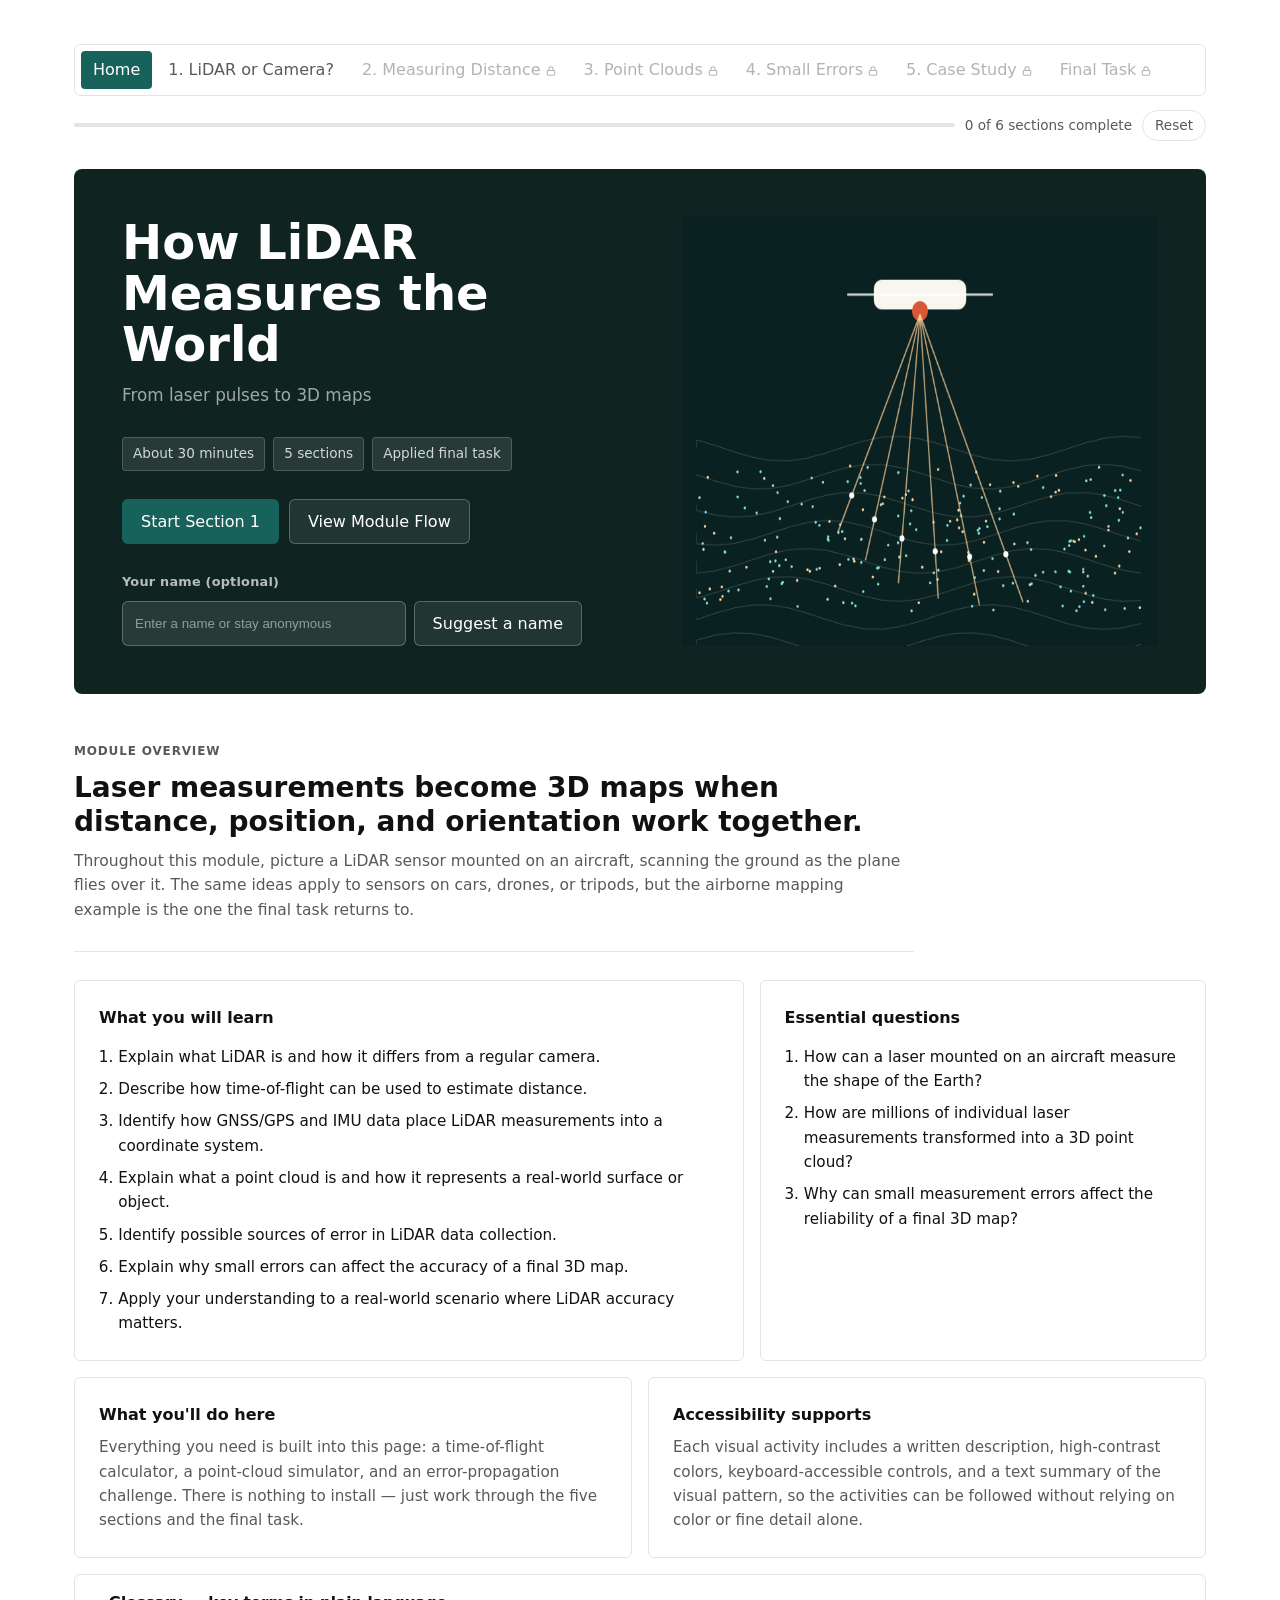
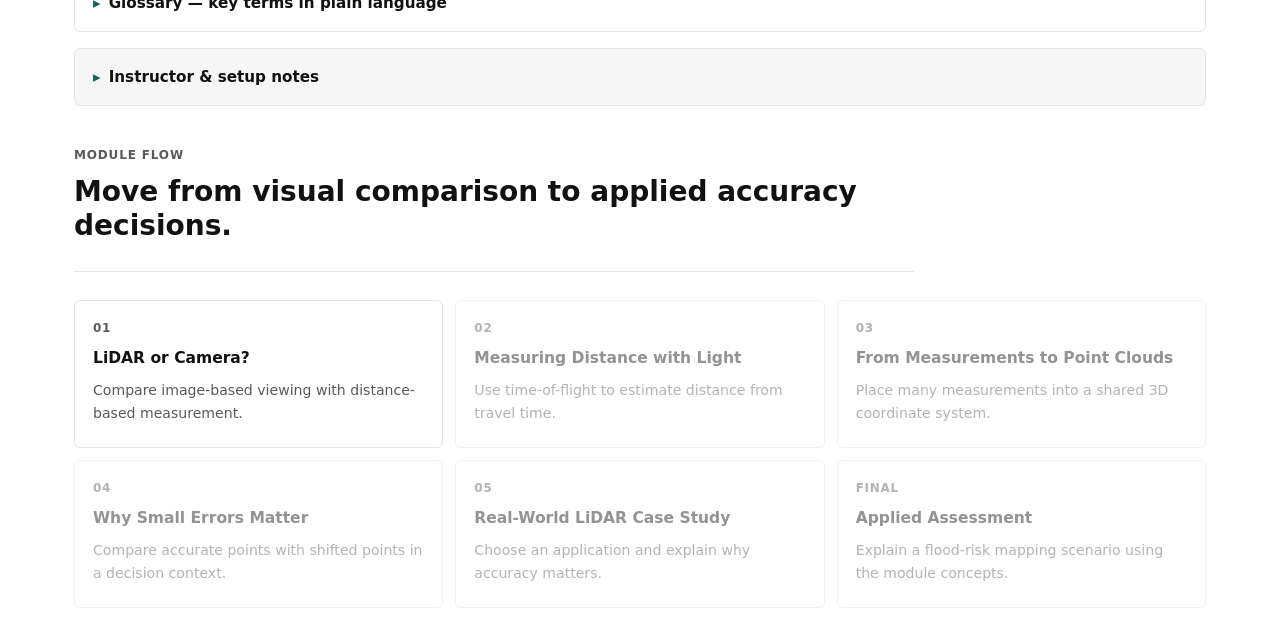
<file: index.html>
<!doctype html>
<html lang="en">
  <head>
    <meta charset="utf-8">
    <meta name="viewport" content="width=device-width, initial-scale=1">
    <meta
      name="description"
      content="Interactive learning resource about how LiDAR uses laser pulses, time-of-flight, and point clouds to measure the world."
    >
    <title>How LiDAR Measures the World</title>
    <link rel="stylesheet" href="assets/lidar-learning-module.css">
    <style>
      body {
        background: #ffffff;
        margin: 0;
      }

      .site-shell {
        min-height: 100vh;
      }

      .site-loading {
        color: #111111;
        font-family: Inter, ui-sans-serif, system-ui, -apple-system, BlinkMacSystemFont, "Segoe UI", sans-serif;
        margin: 0 auto;
        max-width: 760px;
        padding: 48px 24px;
      }
    </style>
  </head>
  <body>
    <div class="site-shell" id="site-root">
      <p class="site-loading">Loading LiDAR learning module...</p>
    </div>

    <script src="assets/lidar-learning-module.js" defer></script>
    <script>
      window.addEventListener('DOMContentLoaded', function () {
        fetch('templates/module.html')
          .then(function (response) {
            if (!response.ok) {
              throw new Error('Module template could not be loaded.');
            }
            return response.text();
          })
          .then(function (html) {
            document.getElementById('site-root').innerHTML = html;
            if (window.LidarLearningModule) {
              window.LidarLearningModule.initAll();
            }
          })
          .catch(function () {
            document.getElementById('site-root').innerHTML =
              '<main class="site-loading"><h1>How LiDAR Measures the World</h1><p>The learning module could not load. Check that templates/module.html is deployed with this page.</p></main>';
          });
      });
    </script>
  </body>
</html>
</file>
<file: assets/lidar-learning-module.css>
.lidar-module {
  --ink: #111111;
  --muted: #595959;
  --surface: #ffffff;
  --surface-alt: #f6f6f6;
  --line: #e4e4e4;
  --accent: #17635b;
  --accent-dark: #0c3f3a;
  background: #ffffff;
  box-sizing: border-box;
  color: var(--ink);
  font-family: Inter, ui-sans-serif, system-ui, -apple-system, BlinkMacSystemFont, "Segoe UI", sans-serif;
  line-height: 1.6;
  margin: 0 auto;
  max-width: 1180px;
  padding: 24px;
}

.lidar-module * {
  box-sizing: border-box;
}

.lidar-module button,
.lidar-module textarea {
  font: inherit;
}

/* ── Hero ── */

.lidar-hero {
  align-items: stretch;
  background: #0f2421;
  border-radius: 8px;
  color: #ffffff;
  display: grid;
  gap: 32px;
  grid-template-columns: minmax(0, 1fr) minmax(300px, 0.9fr);
  margin-bottom: 48px;
  min-height: 480px;
  overflow: hidden;
  padding: 48px;
}

.lidar-hero__copy {
  align-self: center;
  max-width: 560px;
}

.lidar-hero h1 {
  font-size: 3rem;
  font-weight: 700;
  line-height: 1.06;
  margin: 0;
}

.lidar-hero__subtitle {
  color: rgba(255, 255, 255, 0.6);
  font-size: 1.05rem;
  font-weight: 400;
  margin: 12px 0 0;
}

.lidar-meta {
  display: flex;
  flex-wrap: wrap;
  gap: 8px;
  margin-top: 28px;
}

.lidar-meta span {
  background: rgba(255, 255, 255, 0.1);
  border: 1px solid rgba(255, 255, 255, 0.18);
  border-radius: 4px;
  color: rgba(255, 255, 255, 0.8);
  font-size: 0.85rem;
  padding: 5px 10px;
}

.lidar-hero__actions {
  display: flex;
  flex-wrap: wrap;
  gap: 10px;
  margin-top: 28px;
}

/* ── Buttons ── */

.lidar-button {
  align-items: center;
  border: 1px solid transparent;
  border-radius: 6px;
  cursor: pointer;
  display: inline-flex;
  font-size: 0.9rem;
  font-weight: 600;
  justify-content: center;
  min-height: 42px;
  padding: 9px 18px;
  transition: opacity 140ms ease;
}

.lidar-button:hover,
.lidar-button:focus-visible {
  opacity: 0.85;
}

/* ── Visible keyboard focus for all interactive controls ── */

.lidar-module button:focus-visible,
.lidar-module [role="tab"]:focus-visible,
.lidar-module a:focus-visible,
.lidar-module input:focus-visible,
.lidar-module summary:focus-visible {
  outline: 3px solid var(--accent);
  outline-offset: 2px;
}

/* On the dark hero, use a light ring so focus stays visible */
.lidar-hero .lidar-button:focus-visible {
  outline-color: #ffffff;
}

.lidar-button--primary {
  background: var(--accent);
  color: #ffffff;
}

.lidar-button--secondary {
  background: rgba(255, 255, 255, 0.08);
  border-color: rgba(255, 255, 255, 0.25);
  color: #ffffff;
}

.lidar-button--ghost {
  background: transparent;
  border-color: var(--line);
  color: var(--muted);
}

.lidar-button--ghost:hover,
.lidar-button--ghost:focus-visible {
  border-color: var(--ink);
  color: var(--ink);
  opacity: 1;
}

/* ── Section prev/next nav ── */

.lidar-section-nav {
  align-items: center;
  border-top: 1px solid var(--line);
  display: flex;
  justify-content: space-between;
  margin-top: 48px;
  padding-top: 24px;
}

/* ── Hero canvas ── */

.lidar-hero__visual {
  align-self: stretch;
  min-height: 380px;
  position: relative;
}

.lidar-hero__visual canvas {
  display: block;
  height: 100%;
  min-height: 380px;
  width: 100%;
}

/* ── Tabs ── */

.lidar-tabs {
  background: var(--surface);
  border: 1px solid var(--line);
  border-radius: 6px;
  display: flex;
  gap: 4px;
  margin-top: 20px;
  overflow-x: auto;
  padding: 6px;
  position: sticky;
  top: 0;
  z-index: 4;
}

.lidar-tab {
  background: transparent;
  border: 0;
  border-radius: 4px;
  color: var(--muted);
  cursor: pointer;
  flex: 0 0 auto;
  font-size: 0.88rem;
  font-weight: 500;
  min-height: 36px;
  padding: 6px 12px;
  white-space: nowrap;
}

.lidar-tab:hover,
.lidar-tab:focus-visible {
  background: var(--surface-alt);
  color: var(--ink);
}

.lidar-tab.is-active {
  background: var(--accent);
  color: #ffffff;
}

/* Checkmark on completed sections so learners can see what's done */
.lidar-tab.is-complete::after {
  content: "✓";
  color: #2f8f5b;
  font-size: 0.85em;
  font-weight: 700;
  margin-left: 6px;
}

.lidar-tab.is-complete.is-active::after {
  color: #ffffff;
}

/* ── Progress ── */

.lidar-progress {
  align-items: center;
  color: var(--muted);
  display: grid;
  font-size: 0.85rem;
  gap: 10px;
  grid-template-columns: 1fr auto auto;
  margin: 14px 0 0;
}

.lidar-progress__reset {
  background: transparent;
  border: 1px solid var(--line);
  border-radius: 999px;
  color: var(--muted);
  cursor: pointer;
  font-size: 0.78rem;
  font-weight: 600;
  padding: 4px 12px;
}

.lidar-progress__reset:hover,
.lidar-progress__reset:focus-visible {
  border-color: var(--ink);
  color: var(--ink);
}

.lidar-progress__track {
  background: var(--line);
  border-radius: 999px;
  display: block;
  height: 4px;
  overflow: hidden;
}

.lidar-progress__bar {
  background: var(--accent);
  display: block;
  height: 100%;
  transition: width 180ms ease;
  width: 14%;
}

/* ── Panels ── */

.lidar-panels {
  margin-top: 28px;
}

.lidar-panel {
  animation: lidarFadeIn 160ms ease;
}

@keyframes lidarFadeIn {
  from {
    opacity: 0;
    transform: translateY(4px);
  }
  to {
    opacity: 1;
    transform: translateY(0);
  }
}

/* ── Section heading ── */

.lidar-eyebrow {
  color: var(--muted);
  font-size: 0.75rem;
  font-weight: 600;
  letter-spacing: 0.07em;
  margin: 0 0 10px;
  text-transform: uppercase;
}

.lidar-section-heading {
  max-width: 840px;
  padding-bottom: 28px;
  border-bottom: 1px solid var(--line);
  margin-bottom: 28px;
}

.lidar-section-heading h2 {
  font-size: 1.75rem;
  font-weight: 700;
  line-height: 1.2;
  margin: 0;
}

.lidar-section-heading p:not(.lidar-eyebrow) {
  color: var(--muted);
  font-size: 0.97rem;
  margin: 10px 0 0;
}

/* ── Overview grid ── */

.lidar-overview-grid {
  display: grid;
  gap: 16px;
  grid-template-columns: minmax(0, 1.2fr) minmax(260px, 0.8fr);
  margin-top: 0;
}

/* ── Cards ── */

.lidar-card,
.lidar-activity,
.lidar-compare__pane {
  background: var(--surface);
  border: 1px solid var(--line);
  border-radius: 6px;
}

.lidar-card {
  padding: 24px;
}

.lidar-card h3,
.lidar-activity h3,
.lidar-quiz h4,
.lidar-compare__heading h3 {
  font-size: 1rem;
  font-weight: 600;
  margin: 0;
}

.lidar-card p,
.lidar-activity p,
.lidar-compare__heading p {
  color: var(--muted);
  font-size: 0.95rem;
  margin: 8px 0 0;
}

.lidar-list {
  color: var(--ink);
  font-size: 0.95rem;
  margin: 14px 0 0;
  padding-left: 1.2rem;
}

.lidar-list li + li {
  margin-top: 8px;
}

.lidar-support-grid {
  display: grid;
  gap: 16px;
  grid-template-columns: repeat(auto-fit, minmax(260px, 1fr));
  margin-top: 16px;
}

/* ── Disclosures (glossary, instructor notes) ── */

.lidar-disclosure {
  background: var(--surface);
  border: 1px solid var(--line);
  border-radius: 6px;
  margin-top: 16px;
  padding: 0 18px;
}

.lidar-disclosure > summary {
  cursor: pointer;
  font-size: 0.95rem;
  font-weight: 600;
  list-style: none;
  padding: 16px 0;
}

.lidar-disclosure > summary::-webkit-details-marker {
  display: none;
}

.lidar-disclosure > summary::before {
  color: var(--accent);
  content: "▸";
  display: inline-block;
  margin-right: 8px;
}

.lidar-disclosure[open] > summary::before {
  content: "▾";
}

.lidar-disclosure[open] > summary {
  border-bottom: 1px solid var(--line);
}

.lidar-instructor-note {
  background: var(--surface-alt);
}

.lidar-instructor-note p {
  color: var(--muted);
  font-size: 0.9rem;
  margin: 0 0 16px;
}

.lidar-glossary__list {
  margin: 12px 0 16px;
}

.lidar-glossary__list > div {
  border-top: 1px solid var(--line);
  padding: 10px 0;
}

.lidar-glossary__list > div:first-child {
  border-top: 0;
}

.lidar-glossary__list dt {
  font-size: 0.92rem;
  font-weight: 700;
}

.lidar-glossary__list dd {
  color: var(--muted);
  font-size: 0.9rem;
  margin: 2px 0 0;
}

/* ── Define list (GNSS / IMU in Section 3) ── */

.lidar-define-list {
  color: var(--ink);
  font-size: 0.95rem;
  margin: 14px 0 0;
  padding-left: 1.2rem;
}

.lidar-define-list li + li {
  margin-top: 10px;
}

/* ── Inline helper notes ── */

.lidar-range-note {
  background: var(--surface-alt);
  border-left: 3px solid var(--accent);
  border-radius: 0 6px 6px 0;
  color: var(--ink) !important;
  font-size: 0.88rem;
  margin-top: 18px;
  padding: 10px 12px;
}

.lidar-save-hint {
  color: var(--muted);
  font-size: 0.8rem;
  margin: 8px 0 0;
}

/* ── Final task answer fields ── */

.lidar-final-input {
  border: 1px solid var(--line);
  border-radius: 6px;
  color: var(--ink);
  display: block;
  font: inherit;
  font-size: 0.93rem;
  margin-top: 10px;
  min-height: 72px;
  padding: 10px 12px;
  resize: vertical;
  width: 100%;
}

.lidar-final-actions {
  display: flex;
  flex-wrap: wrap;
  gap: 12px;
  margin-top: 20px;
}

/* ── Module flow ── */

.lidar-flow {
  margin-top: 40px;
}

.lidar-flow__grid {
  display: grid;
  gap: 12px;
  grid-template-columns: repeat(3, minmax(0, 1fr));
  margin-top: 20px;
}

.lidar-flow-card {
  background: var(--surface);
  border: 1px solid var(--line);
  border-radius: 6px;
  color: var(--ink);
  cursor: pointer;
  display: grid;
  gap: 6px;
  min-height: 148px;
  padding: 18px;
  text-align: left;
  transition: border-color 140ms ease, box-shadow 140ms ease;
}

.lidar-flow-card:hover,
.lidar-flow-card:focus-visible {
  border-color: var(--accent);
  box-shadow: 0 0 0 3px rgba(23, 99, 91, 0.08);
}

.lidar-flow-card__step {
  color: var(--muted);
  font-size: 0.75rem;
  font-weight: 600;
  letter-spacing: 0.06em;
  text-transform: uppercase;
}

.lidar-flow-card strong {
  font-size: 0.97rem;
  font-weight: 600;
  line-height: 1.3;
}

.lidar-flow-card span:last-child {
  color: var(--muted);
  font-size: 0.88rem;
}

/* ── Compare panes ── */

.lidar-compare {
  display: grid;
  gap: 16px;
  grid-template-columns: repeat(2, minmax(0, 1fr));
  margin-top: 0;
}

.lidar-compare__pane {
  display: grid;
  gap: 14px;
  grid-template-rows: auto minmax(280px, 1fr);
  min-width: 0;
  padding: 18px;
}

.lidar-compare__heading {
  min-height: 72px;
}

.camera-scene,
.point-cloud {
  background: var(--surface-alt);
  border: 1px solid var(--line);
  border-radius: 6px;
  min-height: 280px;
  overflow: hidden;
  position: relative;
  width: 100%;
}

.point-cloud {
  display: block;
  height: 100%;
}

.camera-scene__sky {
  background: linear-gradient(#c8e8f4, #eef5ea 68%);
  inset: 0;
  position: absolute;
}

.camera-scene__sun {
  background: #f0c040;
  border-radius: 50%;
  height: 48px;
  position: absolute;
  right: 32px;
  top: 28px;
  width: 48px;
}

.camera-scene__building {
  background: linear-gradient(90deg, #6f8f9b, #496774);
  bottom: 80px;
  box-shadow:
    18px 0 0 #587989,
    36px 0 0 #6f8f9b,
    54px 0 0 #496774;
  height: 138px;
  left: 24%;
  position: absolute;
  width: 68px;
}

.camera-scene__building::before {
  background:
    linear-gradient(90deg, #f8f4cc 10px, transparent 10px) 0 0 / 22px 26px,
    linear-gradient(#f8f4cc 10px, transparent 10px) 0 0 / 22px 26px;
  content: "";
  inset: 14px 8px;
  opacity: 0.7;
  position: absolute;
}

.camera-scene__tree {
  background: #4a7f4b;
  border-radius: 58% 42% 52% 48%;
  bottom: 86px;
  height: 88px;
  position: absolute;
  width: 80px;
}

.camera-scene__tree::after {
  background: #6e4e2f;
  bottom: -56px;
  content: "";
  height: 68px;
  left: 36px;
  position: absolute;
  width: 12px;
}

.camera-scene__tree--left {
  left: 9%;
}

.camera-scene__tree--right {
  right: 16%;
  transform: scale(0.82);
}

.camera-scene__road {
  background: linear-gradient(90deg, #6f756f, #90978f);
  bottom: 0;
  clip-path: polygon(42% 0, 58% 0, 92% 100%, 8% 100%);
  height: 112px;
  left: 0;
  position: absolute;
  width: 100%;
}

.camera-scene__road::before {
  background: repeating-linear-gradient(
    to bottom,
    #f6f4d8 0,
    #f6f4d8 22px,
    transparent 22px,
    transparent 44px
  );
  content: "";
  height: 100%;
  left: 50%;
  position: absolute;
  transform: translateX(-50%);
  width: 6px;
}

/* ── Activity ── */

.lidar-activity {
  display: grid;
  gap: 24px;
  grid-template-columns: minmax(0, 0.8fr) minmax(300px, 1fr);
  margin-top: 20px;
  padding: 24px;
}

.lidar-quiz {
  border-left: 3px solid var(--accent);
  padding-left: 20px;
}

.lidar-quiz h4 {
  margin: 0;
}

.lidar-choice-group {
  display: grid;
  gap: 8px;
  margin-top: 14px;
}

.lidar-choice-group button {
  background: var(--surface);
  border: 1px solid var(--line);
  border-radius: 6px;
  color: var(--ink);
  cursor: pointer;
  font-size: 0.93rem;
  font-weight: 500;
  min-height: 44px;
  padding: 10px 14px;
  text-align: left;
  transition: border-color 120ms ease;
}

.lidar-choice-group button:hover,
.lidar-choice-group button:focus-visible {
  border-color: var(--accent);
}

.lidar-choice-group button.is-correct {
  background: #edf7f2;
  border-color: #3d9464;
  color: #1e4d30;
}

.lidar-choice-group button.is-incorrect {
  background: #fef2f2;
  border-color: #d85c5c;
  color: #6b1f1f;
}

.lidar-feedback {
  font-size: 0.9rem;
  font-weight: 600;
  min-height: 1.5em;
  margin-top: 10px;
}

.lidar-response {
  display: grid;
  gap: 6px;
  margin: 16px 0 12px;
}

.lidar-response span {
  font-size: 0.88rem;
  font-weight: 600;
}

.lidar-response textarea {
  border: 1px solid var(--line);
  border-radius: 6px;
  color: var(--ink);
  font-size: 0.93rem;
  min-height: 100px;
  padding: 10px 12px;
  resize: vertical;
  width: 100%;
}

.lidar-response textarea:focus,
.lidar-final-input:focus {
  border-color: var(--accent);
  outline: 3px solid rgba(23, 99, 91, 0.35);
  outline-offset: 1px;
}

/* ── Callout ── */

.lidar-callout {
  border-left: 3px solid var(--line);
  color: var(--muted) !important;
  font-size: 0.93rem;
  margin-top: 16px;
  padding: 10px 14px;
}

/* ── Time-of-flight activity ── */

.tof-grid {
  align-items: start;
  display: grid;
  gap: 16px;
  grid-template-columns: minmax(260px, 0.82fr) minmax(0, 1.18fr);
}

.tof-formula {
  align-items: center;
  background: var(--surface-alt);
  border: 1px solid var(--line);
  border-radius: 6px;
  display: flex;
  flex-wrap: wrap;
  gap: 8px;
  margin-top: 18px;
  padding: 14px;
}

.tof-formula span,
.tof-formula strong {
  font-size: 0.94rem;
}

.tof-calculator {
  background: var(--surface);
  border: 1px solid var(--line);
  border-radius: 6px;
  padding: 24px;
}

.tof-calculator__header {
  align-items: flex-start;
  display: flex;
  gap: 16px;
  justify-content: space-between;
}

.tof-calculator__header h3 {
  font-size: 1rem;
  font-weight: 600;
  margin: 0;
}

.tof-badge {
  background: var(--surface-alt);
  border: 1px solid var(--line);
  border-radius: 999px;
  color: var(--muted);
  flex: 0 0 auto;
  font-size: 0.8rem;
  font-weight: 600;
  padding: 6px 10px;
}

.tof-control {
  display: grid;
  gap: 8px;
  margin-top: 20px;
}

.tof-control span {
  color: var(--ink);
  font-size: 0.88rem;
  font-weight: 500;
}

.tof-control strong {
  font-weight: 700;
}

.tof-control input[type="range"] {
  accent-color: var(--accent);
  width: 100%;
}

.tof-visual {
  align-items: center;
  display: grid;
  gap: 12px;
  grid-template-columns: auto minmax(120px, 1fr) auto;
  margin-top: 24px;
}

.tof-scanner,
.tof-surface {
  align-items: center;
  border: 1px solid var(--line);
  border-radius: 6px;
  display: flex;
  font-size: 0.82rem;
  font-weight: 600;
  justify-content: center;
  min-height: 58px;
  padding: 8px 10px;
}

.tof-scanner {
  background: #0f2421;
  color: #ffffff;
}

.tof-surface {
  background: var(--surface-alt);
  color: var(--ink);
}

.tof-beam {
  height: 58px;
  position: relative;
}

.tof-beam__line {
  background: var(--accent);
  height: 2px;
  left: 0;
  opacity: 0.32;
  position: absolute;
  right: 0;
  top: 50%;
  transform: translateY(-50%);
}

.tof-beam__pulse {
  animation: tofPulseTravel var(--tof-duration, 1.5s) linear infinite;
  background: var(--accent);
  border-radius: 50%;
  box-shadow: 0 0 10px 4px rgba(23, 99, 91, 0.22);
  height: 14px;
  position: absolute;
  top: 50%;
  transform: translateY(-50%);
  width: 14px;
}

@keyframes tofPulseTravel {
  0%   { left: 2px; }
  50%  { left: calc(100% - 14px); }
  100% { left: 2px; }
}

.tof-readout {
  align-items: center;
  display: grid;
  gap: 10px;
  grid-template-columns: 1fr auto 1fr;
  margin-top: 24px;
}

.tof-readout > div {
  background: var(--surface-alt);
  border: 1px solid var(--line);
  border-radius: 6px;
  padding: 14px;
}

.tof-readout__divider {
  color: var(--muted);
  font-size: 1rem;
  font-weight: 600;
  text-align: center;
}

.tof-readout span {
  color: var(--muted);
  display: block;
  font-size: 0.8rem;
  font-weight: 600;
}

.tof-readout strong {
  display: block;
  font-size: 1.45rem;
  margin-top: 4px;
}

.lidar-quiz-block {
  background: var(--surface);
  border: 1px solid var(--line);
  border-radius: 6px;
  margin-top: 24px;
  padding: 24px;
}

/* ── Experiment activities ── */

.experiment-prompt {
  border-left: 3px solid var(--accent);
  color: var(--ink);
  font-size: 0.92rem;
  margin: 16px 0 0;
  padding: 8px 12px;
}

.experiment-grid {
  align-items: start;
  display: grid;
  gap: 16px;
  grid-template-columns: minmax(280px, 0.82fr) minmax(0, 1.18fr);
  margin-top: 20px;
}

.experiment-panel {
  background: var(--surface);
  border: 1px solid var(--line);
  border-radius: 6px;
  padding: 24px;
}

.experiment-panel h3,
.lidar-quiz-block h4 {
  font-size: 1rem;
  font-weight: 600;
  margin: 0;
}

.experiment-panel p {
  color: var(--muted);
  font-size: 0.95rem;
  margin: 8px 0 0;
}

.experiment-panel__header {
  align-items: flex-start;
  display: flex;
  gap: 16px;
  justify-content: space-between;
}

.experiment-control {
  display: grid;
  gap: 8px;
  margin-top: 18px;
}

.experiment-control span {
  color: var(--ink);
  font-size: 0.88rem;
  font-weight: 500;
}

.experiment-control input[type="range"] {
  accent-color: var(--accent);
  width: 100%;
}

.experiment-canvas {
  background: var(--surface-alt);
  border: 1px solid var(--line);
  border-radius: 6px;
  display: block;
  margin-top: 16px;
  min-height: 280px;
  width: 100%;
}

.visual-description {
  background: var(--surface-alt);
  border: 1px solid var(--line);
  border-radius: 6px;
  color: var(--muted);
  font-size: 0.9rem;
  margin-top: 12px;
  padding: 12px;
}

.prediction-row {
  display: grid;
  gap: 8px;
  margin-top: 14px;
}

.prediction-row label {
  align-items: center;
  border: 1px solid var(--line);
  border-radius: 6px;
  display: flex;
  gap: 8px;
  min-height: 40px;
  padding: 8px 10px;
}

.error-readout {
  display: grid;
  gap: 10px;
  grid-template-columns: repeat(2, minmax(0, 1fr));
  margin-top: 14px;
}

.error-readout div {
  background: var(--surface-alt);
  border: 1px solid var(--line);
  border-radius: 6px;
  padding: 12px;
}

.error-readout span {
  color: var(--muted);
  display: block;
  font-size: 0.8rem;
  font-weight: 600;
}

.error-readout strong {
  display: block;
  font-size: 1.25rem;
  margin-top: 4px;
}

.case-grid {
  display: grid;
  gap: 10px;
  grid-template-columns: repeat(2, minmax(0, 1fr));
  margin-top: 18px;
}

.case-option {
  background: var(--surface);
  border: 1px solid var(--line);
  border-radius: 6px;
  color: var(--ink);
  cursor: pointer;
  font-size: 0.93rem;
  font-weight: 600;
  min-height: 44px;
  padding: 10px 12px;
  text-align: left;
}

.case-option:hover,
.case-option:focus-visible,
.case-option.is-selected {
  border-color: var(--accent);
  box-shadow: 0 0 0 3px rgba(23, 99, 91, 0.08);
}

.assessment-list {
  color: var(--ink);
  font-size: 0.95rem;
  margin: 18px 0 0;
  padding-left: 1.2rem;
}

.assessment-list li + li {
  margin-top: 12px;
}

/* ── Responsive ── */

@media (max-width: 920px) {
  .lidar-module {
    padding: 16px;
  }

  .lidar-hero,
  .lidar-overview-grid,
  .lidar-support-grid,
  .lidar-compare,
  .lidar-activity,
  .tof-grid,
  .experiment-grid {
    grid-template-columns: 1fr;
  }

  .lidar-hero {
    min-height: auto;
    padding: 32px;
  }

  .lidar-hero__visual,
  .lidar-hero__visual canvas {
    min-height: 300px;
  }

  .lidar-flow__grid {
    grid-template-columns: repeat(2, minmax(0, 1fr));
  }

  .tof-calculator__header {
    display: grid;
    grid-template-columns: 1fr;
  }

  .tof-readout {
    grid-template-columns: 1fr;
  }

  .error-readout,
  .case-grid {
    grid-template-columns: 1fr;
  }

  .tof-readout__divider {
    display: none;
  }
}

@media (max-width: 640px) {
  .lidar-module {
    padding: 12px;
  }

  .lidar-hero {
    padding: 24px;
  }

  .lidar-hero h1 {
    font-size: 2rem;
  }

  .lidar-hero__actions,
  .lidar-meta {
    align-items: stretch;
    flex-direction: column;
  }

  .lidar-button,
  .lidar-meta span {
    width: 100%;
  }

  .lidar-flow__grid {
    grid-template-columns: 1fr;
  }

  .lidar-section-heading h2 {
    font-size: 1.4rem;
  }

  .lidar-progress {
    grid-template-columns: 1fr;
  }

  .lidar-tabs {
    border-radius: 0;
    margin-left: -12px;
    margin-right: -12px;
  }

  .lidar-section-nav {
    align-items: stretch;
    flex-direction: column;
    gap: 10px;
  }

  .tof-visual {
    grid-template-columns: 1fr;
  }

  .tof-beam {
    min-height: 70px;
    transform: rotate(90deg);
  }
}

@media (prefers-reduced-motion: reduce) {
  .lidar-panel,
  .tof-beam__pulse,
  .lidar-celebrate__card {
    animation: none;
  }

  .lidar-button,
  .lidar-flow-card,
  .lidar-progress__bar,
  .lidar-toast,
  .lidar-celebrate {
    transition: none;
  }
}

/* ── Learner identity ── */

.lidar-identity {
  margin-top: 28px;
  max-width: 460px;
}

.lidar-identity__label {
  color: rgba(255, 255, 255, 0.7);
  display: block;
  font-size: 0.8rem;
  font-weight: 600;
  letter-spacing: 0.02em;
  margin-bottom: 8px;
}

.lidar-identity__row {
  display: flex;
  flex-wrap: wrap;
  gap: 8px;
}

.lidar-identity__input {
  background: rgba(255, 255, 255, 0.1);
  border: 1px solid rgba(255, 255, 255, 0.25);
  border-radius: 6px;
  color: #ffffff;
  flex: 1 1 200px;
  min-height: 42px;
  padding: 9px 12px;
}

.lidar-identity__input::placeholder {
  color: rgba(255, 255, 255, 0.5);
}

.lidar-identity__input:focus-visible {
  border-color: rgba(255, 255, 255, 0.7);
  outline: 3px solid #ffffff;
  outline-offset: 2px;
}

.lidar-identity__hint {
  color: rgba(255, 255, 255, 0.78);
  font-size: 0.85rem;
  margin: 10px 0 0;
}

/* ── Locked / gated controls ── */

.lidar-tab.is-locked,
.lidar-tab:disabled,
.lidar-flow-card.is-locked,
.lidar-flow-card:disabled,
.lidar-button.is-locked,
.lidar-button:disabled {
  cursor: not-allowed;
  opacity: 0.45;
}

.lidar-tab.is-locked:hover,
.lidar-tab.is-locked:focus-visible {
  background: transparent;
  color: var(--muted);
}

.lidar-tab.is-locked::after {
  background-image: url("data:image/svg+xml,%3Csvg xmlns='http://www.w3.org/2000/svg' width='10' height='10' viewBox='0 0 24 24' fill='none' stroke='%23595959' stroke-width='2.5' stroke-linecap='round' stroke-linejoin='round'%3E%3Crect x='3' y='11' width='18' height='11' rx='2'/%3E%3Cpath d='M7 11V7a5 5 0 0 1 10 0v4'/%3E%3C/svg%3E");
  background-repeat: no-repeat;
  background-position: center;
  background-size: contain;
  content: '';
  display: inline-block;
  height: 10px;
  margin-left: 5px;
  vertical-align: middle;
  width: 10px;
}

/* ── Toast ── */

.lidar-toast {
  background: var(--ink);
  border-radius: 8px;
  bottom: 24px;
  box-shadow: 0 10px 30px rgba(0, 0, 0, 0.25);
  color: #ffffff;
  font-size: 0.9rem;
  font-weight: 600;
  left: 50%;
  opacity: 0;
  padding: 12px 18px;
  pointer-events: none;
  position: fixed;
  transform: translate(-50%, 12px);
  transition: opacity 180ms ease, transform 180ms ease;
  z-index: 60;
}

.lidar-toast.is-visible {
  opacity: 1;
  transform: translate(-50%, 0);
}

/* ── Celebration ── */

.lidar-celebrate {
  align-items: center;
  background: rgba(8, 24, 22, 0.72);
  display: flex;
  inset: 0;
  justify-content: center;
  opacity: 0;
  padding: 24px;
  /* pointer-events + visibility keep the overlay non-interactive until
     .is-visible is added — this avoids fighting [hidden] attribute
     specificity in WordPress / cross-browser environments */
  pointer-events: none;
  position: fixed;
  transition: opacity 220ms ease, visibility 220ms ease;
  visibility: hidden;
  z-index: 80;
}

.lidar-celebrate.is-visible {
  opacity: 1;
  pointer-events: auto;
  visibility: visible;
}

.lidar-celebrate__confetti {
  height: 100%;
  inset: 0;
  pointer-events: none;
  position: absolute;
  width: 100%;
}

.lidar-celebrate__card {
  animation: lidarPop 240ms ease;
  background: var(--surface);
  border-radius: 12px;
  box-shadow: 0 30px 80px rgba(0, 0, 0, 0.35);
  max-width: 440px;
  padding: 32px;
  position: relative;
  text-align: center;
  z-index: 1;
}

@keyframes lidarPop {
  from {
    opacity: 0;
    transform: scale(0.94) translateY(8px);
  }
  to {
    opacity: 1;
    transform: scale(1) translateY(0);
  }
}

.lidar-celebrate__emoji {
  font-size: 2.6rem;
  margin: 0;
}

.lidar-celebrate__card h2 {
  font-size: 1.6rem;
  margin: 8px 0 4px;
}

.lidar-celebrate__name {
  color: var(--accent);
  font-size: 1.05rem;
  font-weight: 700;
  margin: 0 0 12px;
}

.lidar-celebrate__card p {
  color: var(--muted);
  margin: 0 0 16px;
}

.lidar-celebrate__list {
  display: grid;
  gap: 8px;
  list-style: none;
  margin: 0 0 20px;
  padding: 0;
  text-align: left;
}

.lidar-celebrate__list li {
  color: var(--ink);
  font-size: 0.92rem;
  padding-left: 26px;
  position: relative;
}

.lidar-celebrate__list li::before {
  color: var(--accent);
  content: "✔";
  font-weight: 700;
  left: 0;
  position: absolute;
}

.lidar-celebrate__actions {
  display: flex;
  justify-content: center;
}
</file>
